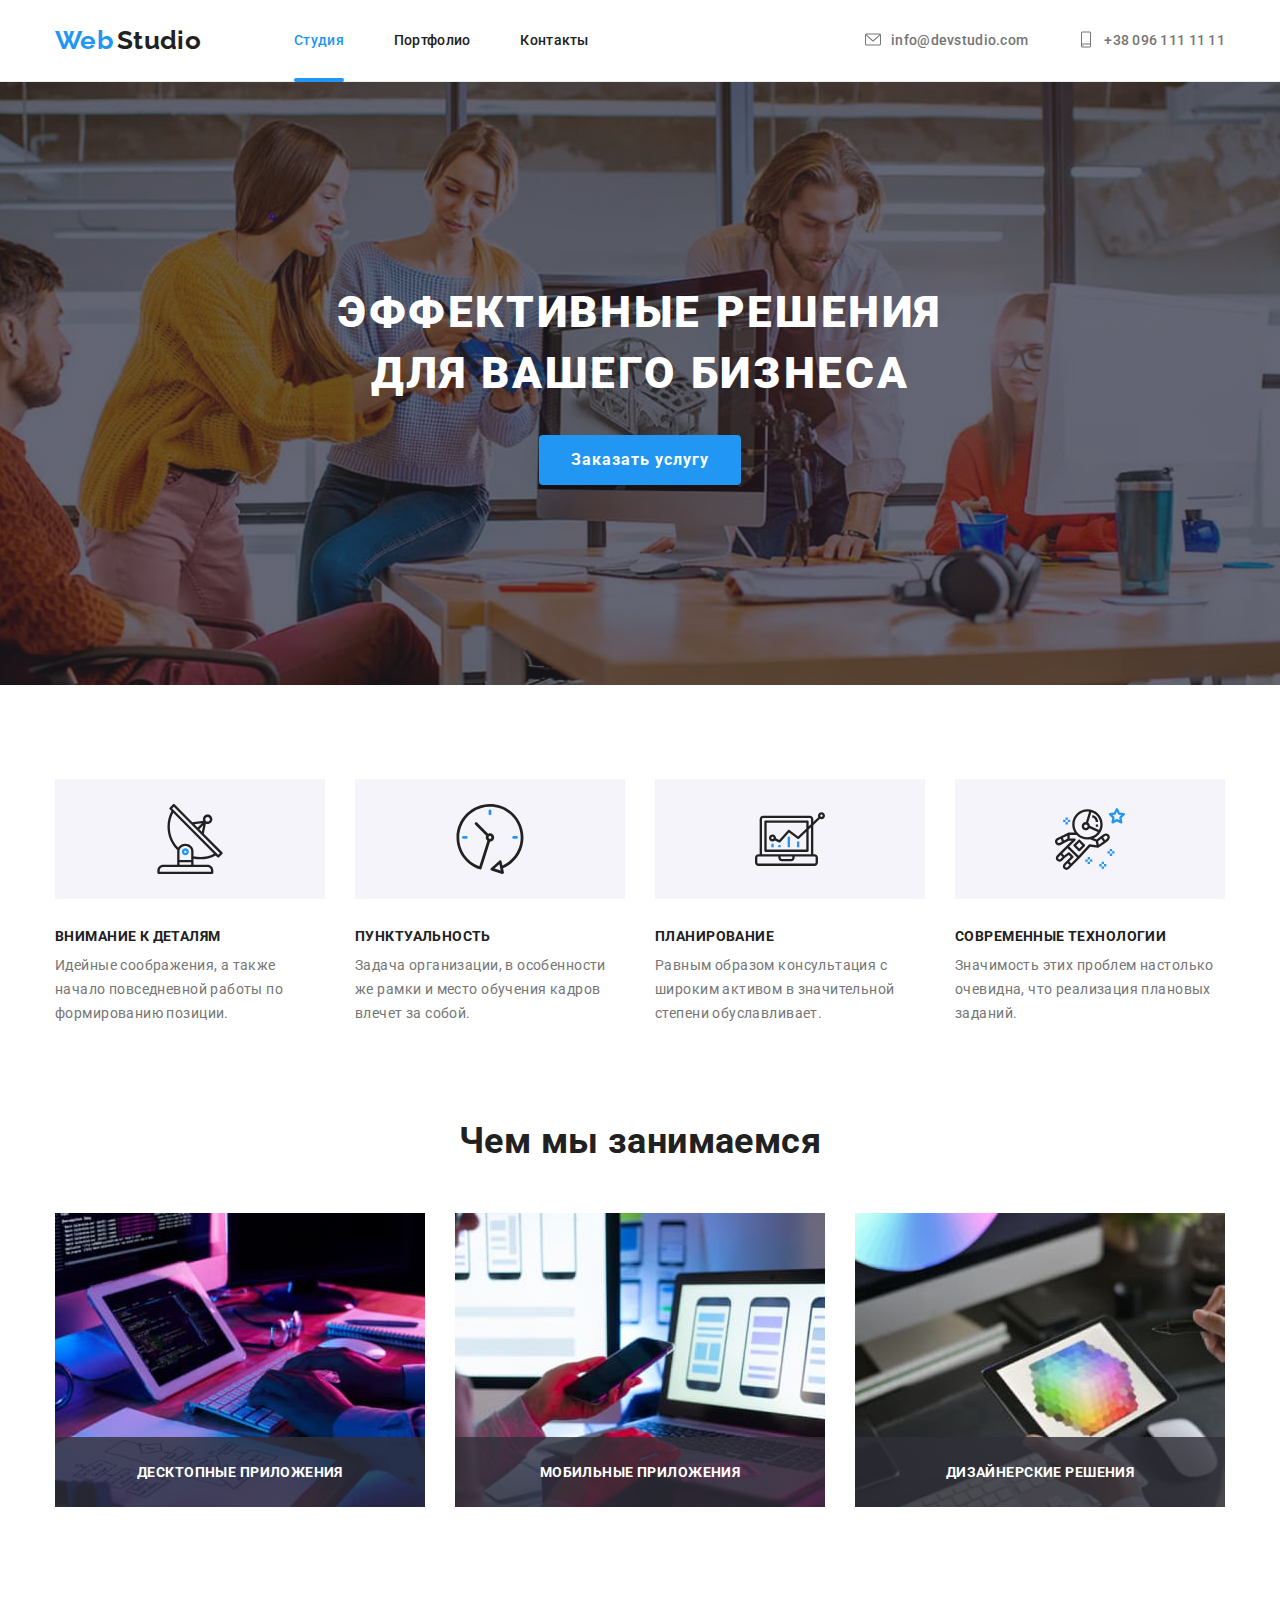
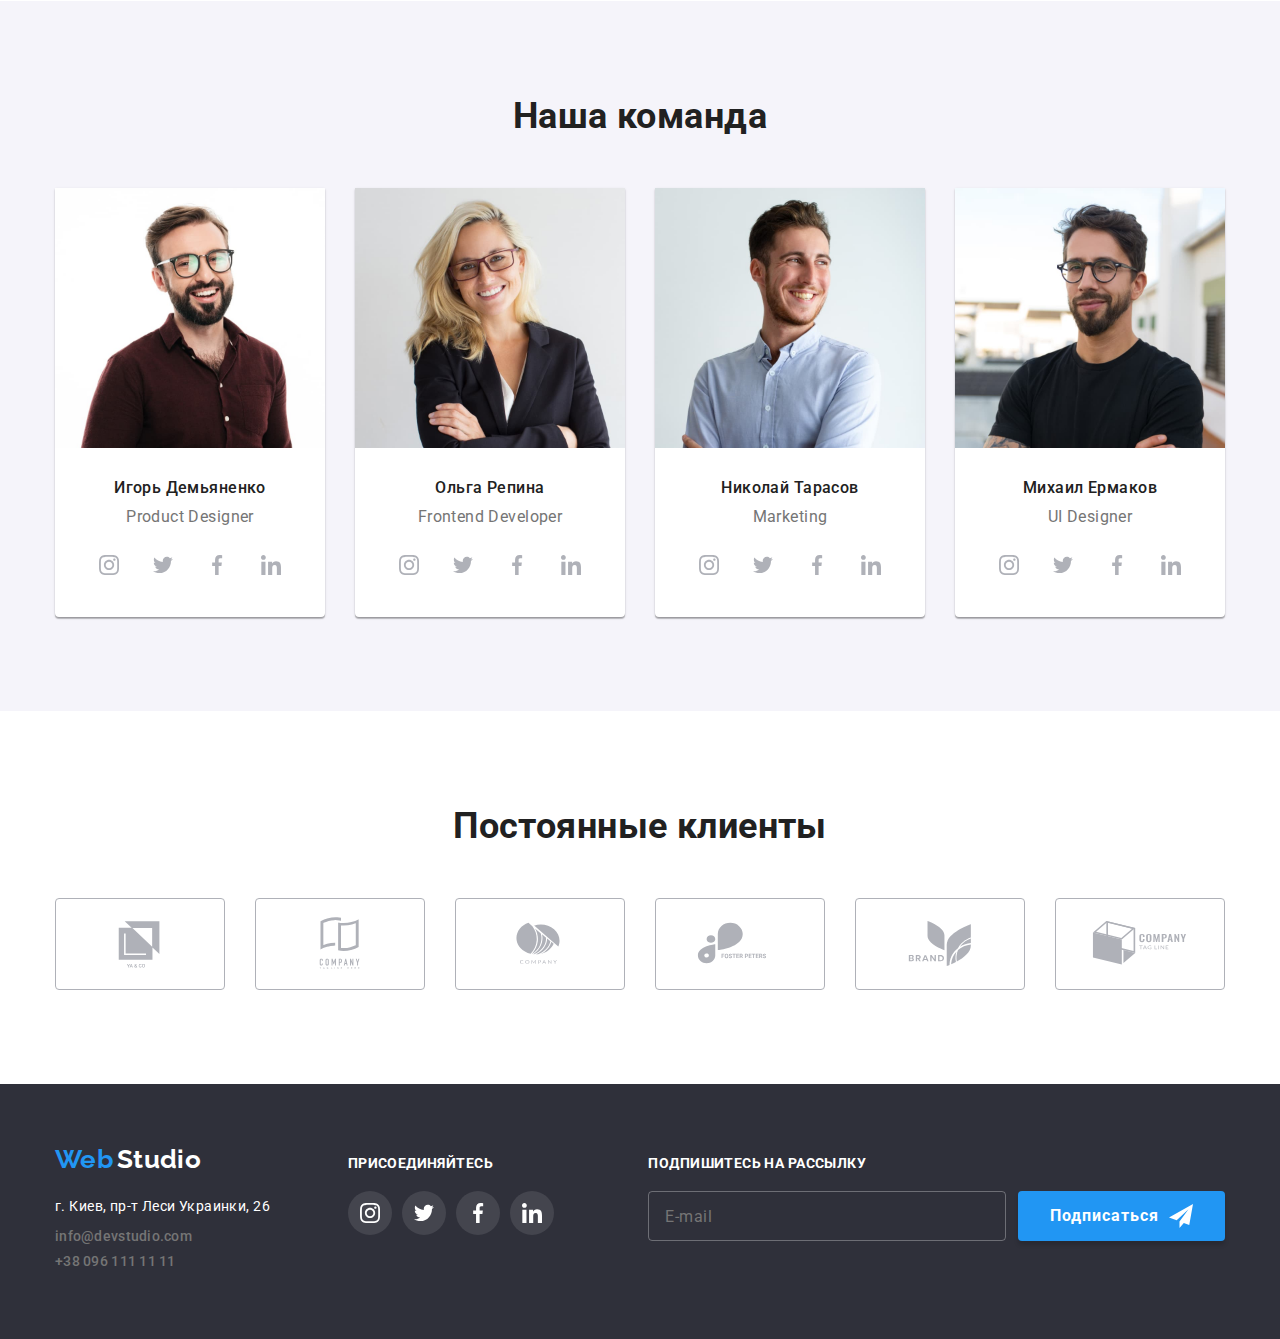
<file: index.html>
<!DOCTYPE html>
<html lang="ru">
  <head>
    <meta charset="UTF-8" />
    <meta http-equiv="X-UA-Compatible" content="IE=edge" />
    <meta name="viewport" content="width=device-width, initial-scale=1.0" />
    <title>WebStudio</title>
    <link rel="preconnect" href="https://fonts.googleapis.com" />
    <link rel="preconnect" href="https://fonts.gstatic.com" crossorigin />
    <link
      href="https://fonts.googleapis.com/css2?family=Raleway:wght@700&display=swap"
      rel="stylesheet"
    />
    <link
      href="https://fonts.googleapis.com/css2?family=Roboto:wght@400;500;700;900&display=swap"
      rel="stylesheet"
    />
    <link rel="stylesheet" href="./css/main.min.css" />
  </head>

  <body>
    <header class="header">
      <div class="header__container container">
        <nav class="navigation">
          <a href="./index.html" class="logo logo--header-margin">
            <span class="logo__1part">Web</span>
            <span class="logo__2part">Studio</span>
          </a>

          <ul class="navigation__list list">
            <li class="navigation__item">
              <a
                href="./index.html"
                class="navigation__link navigation__link--current"
                >Студия</a
              >
            </li>
            <li class="navigation__item">
              <a href="./portfolio.html" class="navigation__link">Портфолио</a>
            </li>
            <li class="navigation__item">
              <a href="" class="navigation__link">Контакты</a>
            </li>
          </ul>
        </nav>

        <ul class="header-contacts list">
          <li class="header-contacts__item">
            <a
              href="mailto:info@devstudio.com"
              target="_blank"
              class="header-contacts__link"
            >
              <svg class="header-contacts__logo">
                <use href="./images/icons.svg#icon-email"></use>
              </svg>
              <span class="header-contacts__text">info@devstudio.com</span>
            </a>
          </li>
          <li class="header-contacts__item">
            <a
              href="tel:+380961111111"
              target="_blank"
              class="header-contacts__link"
            >
              <svg class="header-contacts__logo">
                <use href="./images/icons.svg#icon-phone"></use>
              </svg>
              <span class="header-contacts__text">+38 096 111 11 11</span>
            </a>
          </li>
        </ul>
      </div>
    </header>

    <main>
      <section class="hero">
        <h1 class="hero__title">Эффективные решения для вашего бизнеса</h1>
        <button data-modal-open type="button" class="hero__button">
          Заказать услугу
        </button>
      </section>

      <section class="section">
        <div class="container">
          <!-- невидимый заголовок -->
          <h2 hidden>Наши преимущества</h2>
          <ul class="our-feature list">
            <li class="our-feature__item">
              <div class="our-feature__card">
                <svg class="our-feature__pic">
                  <use href="./images/icons.svg#icon-pic-antenna"></use>
                </svg>
              </div>
              <h3 class="our-feature__title">Внимание к деталям</h3>
              <p class="our-feature__paragraph">
                Идейные соображения, а также начало повседневной работы по
                формированию позиции.
              </p>
            </li>
            <li class="our-feature__item">
              <div class="our-feature__card">
                <svg class="our-feature__pic">
                  <use href="./images/icons.svg#icon-pic-clock"></use>
                </svg>
              </div>
              <h3 class="our-feature__title">Пунктуальность</h3>
              <p class="our-feature__paragraph">
                Задача организации, в особенности же рамки и место обучения
                кадров влечет за собой.
              </p>
            </li>
            <li class="our-feature__item">
              <div class="our-feature__card">
                <svg class="our-feature__pic">
                  <use href="./images/icons.svg#icon-pic-diagram"></use>
                </svg>
              </div>
              <h3 class="our-feature__title">Планирование</h3>
              <p class="our-feature__paragraph">
                Равным образом консультация с широким активом в значительной
                степени обуславливает.
              </p>
            </li>
            <li class="our-feature__item">
              <div class="our-feature__card">
                <svg class="our-feature__pic">
                  <use href="./images/icons.svg#icon-pic-astronaut"></use>
                </svg>
              </div>
              <h3 class="our-feature__title">Современные технологии</h3>
              <p class="our-feature__paragraph">
                Значимость этих проблем настолько очевидна, что реализация
                плановых заданий.
              </p>
            </li>
          </ul>
        </div>
      </section>

      <section class="section section--no-padding-top">
        <div class="container">
          <h2 class="section__title">Чем мы занимаемся</h2>
          <ul class="what-doing list">
            <li>
              <div class="what-doing__card">
                <img
                  class="img"
                  src="./images/what_doing_01.jpg"
                  alt="Набор кода на клавиатуре"
                  width="370"
                />
                <div class="what-doing__block">
                  <p class="what-doing__text">Десктопные приложения</p>
                </div>
              </div>
            </li>
            <li>
              <div class="what-doing__card">
                <img
                  class="img"
                  src="./images/what_doing_02.jpg"
                  alt="Разработка для мобильного"
                  width="370"
                />
                <div class="what-doing__block">
                  <p class="what-doing__text">Мобильные приложения</p>
                </div>
              </div>
            </li>
            <li>
              <div class="what-doing__card">
                <img
                  class="img"
                  src="./images/what_doing_03.jpg"
                  alt="Работа с цветом на планшете"
                  width="370"
                />
                <div class="what-doing__block">
                  <p class="what-doing__text">Дизайнерские решения</p>
                </div>
              </div>
            </li>
          </ul>
        </div>
      </section>

      <section class="section section--background-color">
        <div class="container">
          <h2 class="section__title">Наша команда</h2>
          <ul class="team list">
            <li class="team__employee">
              <img
                class="img"
                src="./images/igor_demyanenko.jpg"
                alt="фото Игорь Демьяненко"
                width="270"
              />
              <div class="team__employee-info">
                <h3 class="team__employee-name">Игорь Демьяненко</h3>
                <p class="team__employee-position">Product Designer</p>
                <ul class="team-social list">
                  <li>
                    <a href="" class="team-social__logo">
                      <svg class="team-social__icon">
                        <use href="./images/icons.svg#icon-instagram"></use>
                      </svg>
                    </a>
                  </li>
                  <li>
                    <a href="" class="team-social__logo">
                      <svg class="team-social__icon">
                        <use href="./images/icons.svg#icon-twitter"></use>
                      </svg>
                    </a>
                  </li>
                  <li>
                    <a href="" class="team-social__logo">
                      <svg class="team-social__icon">
                        <use href="./images/icons.svg#icon-icon-facebook"></use>
                      </svg>
                    </a>
                  </li>
                  <li>
                    <a href="" class="team-social__logo">
                      <svg class="team-social__icon">
                        <use href="./images/icons.svg#icon-linkedin"></use>
                      </svg>
                    </a>
                  </li>
                </ul>
              </div>
            </li>
            <li class="team__employee">
              <img
                class="img"
                src="./images/olga_repina.jpg"
                alt="фото Ольга Репина"
                width="270"
              />
              <div class="team__employee-info">
                <h3 class="team__employee-name">Ольга Репина</h3>
                <p class="team__employee-position">Frontend Developer</p>
                <ul class="team-social list">
                  <li>
                    <a href="" class="team-social__logo">
                      <svg class="team-social__icon">
                        <use href="./images/icons.svg#icon-instagram"></use>
                      </svg>
                    </a>
                  </li>
                  <li>
                    <a href="" class="team-social__logo">
                      <svg class="team-social__icon">
                        <use href="./images/icons.svg#icon-twitter"></use>
                      </svg>
                    </a>
                  </li>
                  <li>
                    <a href="" class="team-social__logo">
                      <svg class="team-social__icon">
                        <use href="./images/icons.svg#icon-icon-facebook"></use>
                      </svg>
                    </a>
                  </li>
                  <li>
                    <a href="" class="team-social__logo">
                      <svg class="team-social__icon">
                        <use href="./images/icons.svg#icon-linkedin"></use>
                      </svg>
                    </a>
                  </li>
                </ul>
              </div>
            </li>
            <li class="team__employee">
              <img
                class="img"
                src="./images/nikolaj_tarasov.jpg"
                alt="фото Николай Тарасов"
                width="270"
              />
              <div class="team__employee-info">
                <h3 class="team__employee-name">Николай Тарасов</h3>
                <p class="team__employee-position">Marketing</p>
                <ul class="team-social list">
                  <li>
                    <a href="" class="team-social__logo">
                      <svg class="team-social__icon">
                        <use href="./images/icons.svg#icon-instagram"></use>
                      </svg>
                    </a>
                  </li>
                  <li>
                    <a href="" class="team-social__logo">
                      <svg class="team-social__icon">
                        <use href="./images/icons.svg#icon-twitter"></use>
                      </svg>
                    </a>
                  </li>
                  <li>
                    <a href="" class="team-social__logo">
                      <svg class="team-social__icon">
                        <use href="./images/icons.svg#icon-icon-facebook"></use>
                      </svg>
                    </a>
                  </li>
                  <li>
                    <a href="" class="team-social__logo">
                      <svg class="team-social__icon">
                        <use href="./images/icons.svg#icon-linkedin"></use>
                      </svg>
                    </a>
                  </li>
                </ul>
              </div>
            </li>
            <li class="team__employee">
              <img
                class="img"
                src="./images/mihail_ermakov.jpg"
                alt="фото Михаил Ермаков"
                width="270"
              />
              <div class="team__employee-info">
                <h3 class="team__employee-name">Михаил Ермаков</h3>
                <p class="team__employee-position">UI Designer</p>
                <ul class="team-social list">
                  <li>
                    <a href="" class="team-social__logo">
                      <svg class="team-social__icon">
                        <use href="./images/icons.svg#icon-instagram"></use>
                      </svg>
                    </a>
                  </li>
                  <li>
                    <a href="" class="team-social__logo">
                      <svg class="team-social__icon">
                        <use href="./images/icons.svg#icon-twitter"></use>
                      </svg>
                    </a>
                  </li>
                  <li>
                    <a href="" class="team-social__logo">
                      <svg class="team-social__icon">
                        <use href="./images/icons.svg#icon-icon-facebook"></use>
                      </svg>
                    </a>
                  </li>
                  <li>
                    <a href="" class="team-social__logo">
                      <svg class="team-social__icon">
                        <use href="./images/icons.svg#icon-linkedin"></use>
                      </svg>
                    </a>
                  </li>
                </ul>
              </div>
            </li>
          </ul>
        </div>
      </section>

      <section class="section">
        <div class="container">
          <h2 class="section__title">Постоянные клиенты</h2>
          <ul class="clients list">
            <li>
              <a href="" class="clients__item">
                <svg class="clients__logo">
                  <use href="./images/icons.svg#icon-client-ya-end-co"></use>
                </svg>
              </a>
            </li>
            <li>
              <a href="" class="clients__item">
                <svg class="clients__logo">
                  <use
                    href="./images/icons.svg#icon-client-company-tagline-here"
                  ></use>
                </svg>
              </a>
            </li>
            <li>
              <a href="" class="clients__item">
                <svg class="clients__logo">
                  <use href="./images/icons.svg#icon-client-company"></use>
                </svg>
              </a>
            </li>
            <li>
              <a href="" class="clients__item">
                <svg class="clients__logo">
                  <use
                    href="./images/icons.svg#icon-client-foster-peters"
                  ></use>
                </svg>
              </a>
            </li>
            <li>
              <a href="" class="clients__item">
                <svg class="clients__logo">
                  <use href="./images/icons.svg#icon-client-brand"></use>
                </svg>
              </a>
            </li>
            <li>
              <a href="" class="clients__item">
                <svg class="clients__logo">
                  <use
                    href="./images/icons.svg#icon-client-company-tag-line"
                  ></use>
                </svg>
              </a>
            </li>
          </ul>
        </div>
      </section>
    </main>

    <footer class="footer">
      <div class="container footer__container">
        <div class="footer__block">
          <a href="./index.html" class="logo logo--footer-margin">
            <span class="logo__1part">Web</span>
            <span class="logo__2part logo__2part--whitw-color">Studio</span>
          </a>
          <address class="footer__address">
            <ul class="footer__address-list list">
              <li>
                <p class="footer__geo-address">
                  г. Киев, пр-т Леси Украинки, 26
                </p>
              </li>
              <li>
                <a
                  href="mailto:info@devstudio.com"
                  target="_blank"
                  class="footer__contacts"
                  >info@devstudio.com</a
                >
              </li>
              <li>
                <a href="tel:+380961111111" class="footer__contacts"
                  >+38 096 111 11 11</a
                >
              </li>
            </ul>
          </address>
        </div>

        <div class="social-network">
          <h4 class="social-network__title">присоединяйтесь</h4>
          <ul class="list social-network__list">
            <li>
              <a href="" class="footer-social-logo">
                <svg class="footer-social-logo__icon">
                  <use href="./images/icons.svg#icon-instagram"></use>
                </svg>
              </a>
            </li>
            <li>
              <a href="" class="footer-social-logo">
                <svg class="footer-social-logo__icon">
                  <use href="./images/icons.svg#icon-twitter"></use>
                </svg>
              </a>
            </li>
            <li>
              <a href="" class="footer-social-logo">
                <svg class="footer-social-logo__icon">
                  <use href="./images/icons.svg#icon-icon-facebook"></use>
                </svg>
              </a>
            </li>
            <li>
              <a href="" class="footer-social-logo">
                <svg class="footer-social-logo__icon">
                  <use href="./images/icons.svg#icon-linkedin"></use>
                </svg>
              </a>
            </li>
          </ul>
        </div>

        <div class="form-subscribe">
          <p class="form-subscribe__title">Подпишитесь на рассылку</p>
          <div class="form-subscribe__block">
            <input
              class="form-subscribe__input"
              type="Email"
              name="mail"
              placeholder="E-mail"
            />
            <button type="submit" class="subscribe-button">
              Подписаться
              <svg class="subscribe-button__logo">
                <use href="./images/icons.svg#icon-form-send"></use>
              </svg>
            </button>
          </div>
        </div>
      </div>
    </footer>

    <div class="backdrop is-hidden" data-modal>
      <div class="modal">
        <button type="button" class="modal-close-button" data-modal-close>
          <svg class="modal-close-button__icon">
            <use href="./images/icons.svg#icon-close"></use>
          </svg>
        </button>

        <form class="form js-speaker-form">
          <div class="form__title">
            <p>Оставьте свои данные, мы вам перезвоним</p>
          </div>

          <div class="form-data">
            <div class="form-data__field">
              <label class="form-data__label" for="name">Имя</label>
              <div class="form-data__rectangle">
                <input
                  class="form-data__input"
                  type="text"
                  name="name"
                  id="name"
                  autofocus
                  required
                />
                <svg class="form-data__icon">
                  <use href="./images/icons.svg#icon-form-name"></use>
                </svg>
              </div>
            </div>

            <div class="form-data__field">
              <label class="form-data__label" for="telephone">Телефон</label>
              <div class="form-data__rectangle">
                <input
                  class="form-data__input"
                  type="tel"
                  name="telephone"
                  id="telephone"
                  required
                />
                <svg class="form-data__icon">
                  <use href="./images/icons.svg#icon-form-phone"></use>
                </svg>
              </div>
            </div>

            <div class="form-data__field">
              <label class="form-data__label" for="mail">Почта</label>
              <div class="form-data__rectangle">
                <input
                  class="form-data__input"
                  type="Email"
                  name="mail"
                  id="mail"
                  required
                />
                <svg class="form-data__icon">
                  <use href="./images/icons.svg#icon-form-mail"></use>
                </svg>
              </div>
            </div>

            <div class="form-data__field">
              <label class="form-data__label" for="add-comment"
                >Комментарий</label
              >
              <textarea
                class="form-data__text-input"
                name="add-comment"
                id="add-comment"
                cols="30"
                rows="10"
                placeholder="Введите текст"
              ></textarea>
            </div>
          </div>

          <label for="agreement" class="checkbox">
            <input
              class="checkbox__input"
              type="checkbox"
              name="agreement"
              id="agreement"
            />
            <span class="checkbox__logo">
              <svg class="checkbox__svg">
                <use href="./images/icons.svg#icon-check_on"></use>
              </svg>
            </span>
            Соглашаюсь с рассылкой и принимаю
            <a href="" class="checkbox__agreement-link">Условия договора</a>
          </label>

          <div class="form__button">
            <button type="submit" class="form__button-content">Отправить</button>
          </div>
        </form>
      </div>
    </div>

    <script src="./js/modal.js"></script>
    <script>
      (() => {
        document
          .querySelector(".js-speaker-form")
          .addEventListener("submit", (e) => {
            e.preventDefault();

            new FormData(e.currentTarget).forEach((value, name) =>
              console.log(`${name}: ${value}`)
            );
          });
      })();
    </script>
  </body>
</html>
</file>
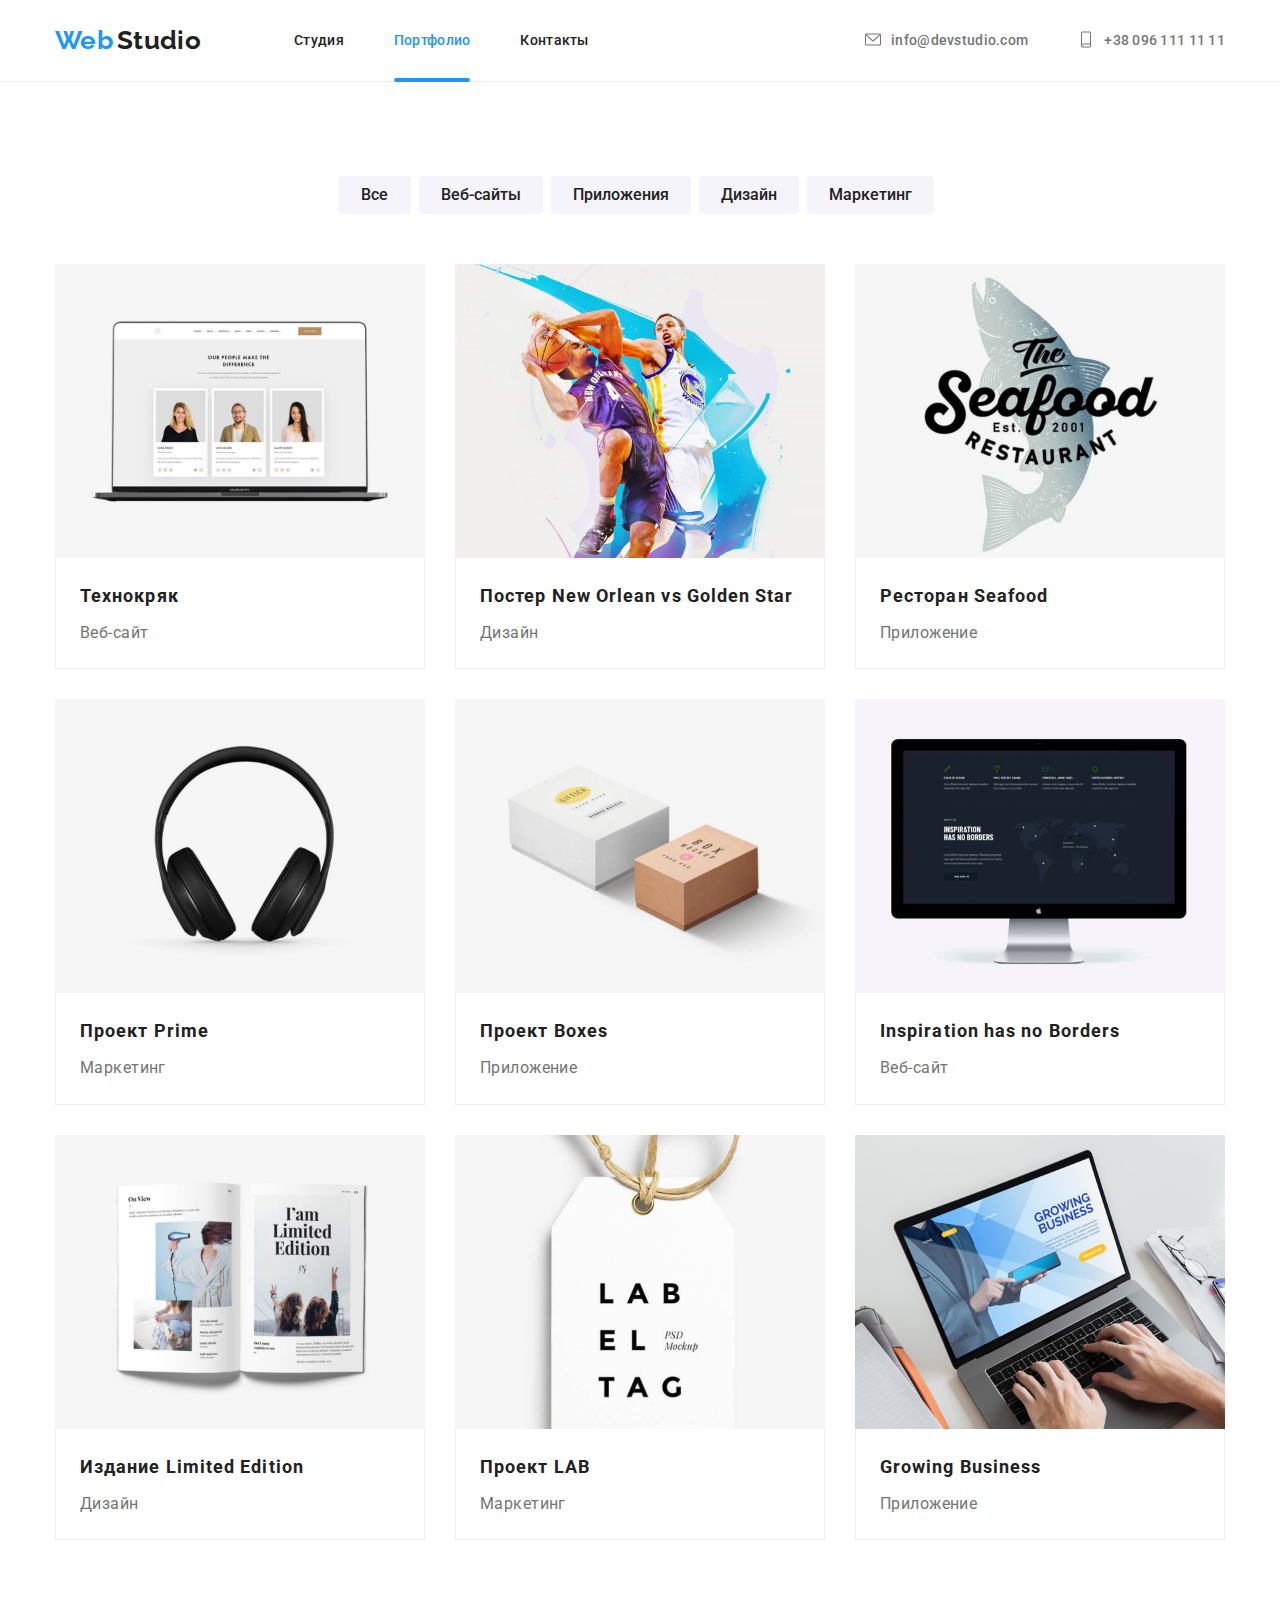
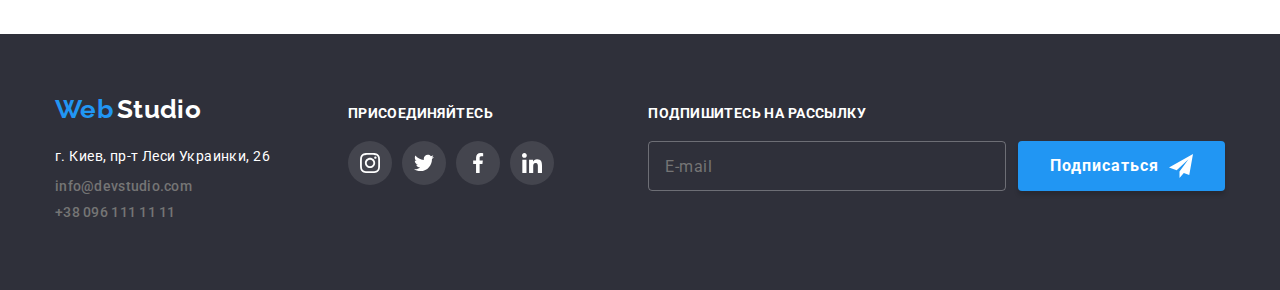
<file: portfolio.html>
<!DOCTYPE html>
<html lang="ru">
  <head>
    <meta charset="UTF-8" />
    <meta http-equiv="X-UA-Compatible" content="IE=edge" />
    <meta name="viewport" content="width=device-width, initial-scale=1.0" />
    <title>Портфолио</title>
    <link rel="preconnect" href="https://fonts.googleapis.com" />
    <link rel="preconnect" href="https://fonts.gstatic.com" crossorigin />
    <link
      href="https://fonts.googleapis.com/css2?family=Raleway:wght@700&display=swap"
      rel="stylesheet"
    />
    <link
      href="https://fonts.googleapis.com/css2?family=Roboto:wght@400;500;700;900&display=swap"
      rel="stylesheet"
    />
    <link rel="stylesheet" href="./css/main.min.css" />
  </head>
  <body>
    <header class="header">
      <div class="header__container container">
        <nav class="navigation">
          <a href="./index.html" class="logo logo--header-margin">
            <span class="logo__1part">Web</span>
            <span class="logo__2part">Studio</span>
          </a>

          <ul class="navigation__list list">
            <li class="navigation__item">
              <a href="./index.html" class="navigation__link">Студия</a>
            </li>
            <li class="navigation__item">
              <a
                href="./portfolio.html"
                class="navigation__link navigation__link--current"
                >Портфолио</a
              >
            </li>
            <li class="navigation__item">
              <a href="" class="navigation__link">Контакты</a>
            </li>
          </ul>
        </nav>

        <ul class="header-contacts list">
          <li class="header-contacts__item">
            <a
              href="mailto:info@devstudio.com"
              target="_blank"
              class="header-contacts__link"
            >
              <svg class="header-contacts__logo">
                <use href="./images/icons.svg#icon-email"></use>
              </svg>
              <span class="header-contacts__text">info@devstudio.com</span>
            </a>
          </li>
          <li class="header-contacts__item">
            <a
              href="tel:+380961111111"
              target="_blank"
              class="header-contacts__link"
            >
              <svg class="header-contacts__logo">
                <use href="./images/icons.svg#icon-phone"></use>
              </svg>
              <span class="header-contacts__text">+38 096 111 11 11</span>
            </a>
          </li>
        </ul>
      </div>
    </header>

    <main>
      <section class="portfolio">
        <h1 hidden>Фильтры для портфолио</h1>
        <ul class="filter list">
          <li>
            <button class="filter__button" type="button">Все</button>
          </li>
          <li>
            <button class="filter__button" type="button">Веб-сайты</button>
          </li>
          <li>
            <button class="filter__button" type="button">Приложения</button>
          </li>
          <li>
            <button class="filter__button" type="button">Дизайн</button>
          </li>
          <li>
            <button class="filter__button" type="button">Маркетинг</button>
          </li>
        </ul>

        <ul class="projects list container">
          <li class="project-card">
            <a href="" class="project-card__link">
              <div class="project-card__block">
                <img
                  src="./images/portfolio/img-0.jpg"
                  alt="Веб-сайт для Технокряк"
                  width="370"
                  class="img"
                />
                <p class="project-card__description">
                  Ресурс предлагает комплексные предложения с разным уровнем
                  функционала и сервисов. Все это позволит посетителю получить
                  исчерпывающие сведения о компании или частном лице.
                </p>
              </div>
              <div class="project-card__info">
                <h2 class="project-card__title">Технокряк</h2>
                <p class="project-card__type">Веб-сайт</p>
              </div>
            </a>
          </li>
          <li class="project-card">
            <a href="" class="project-card__link">
              <div class="project-card__block">
                <img
                  src="./images/portfolio/img-1.jpg"
                  alt="Дизайн постера New Orlean vs Golden Star"
                  width="370"
                  class="img"
                />
                <p class="project-card__description">
                  Ресурс предлагает комплексные предложения с разным уровнем
                  функционала и сервисов. Все это позволит посетителю получить
                  исчерпывающие сведения о компании или частном лице.
                </p>
              </div>
              <div class="project-card__info">
                <h2 class="project-card__title">
                  Постер New Orlean vs Golden Star
                </h2>
                <p class="project-card__type">Дизайн</p>
              </div>
            </a>
          </li>
          <li class="project-card">
            <a href="" class="project-card__link">
              <div class="project-card__block">
                <img
                  src="./images/portfolio/img-2.jpg"
                  alt="Приложение для ресторана Seafood"
                  width="370"
                  class="img"
                />
                <p class="project-card__description">
                  Ресурс предлагает комплексные предложения с разным уровнем
                  функционала и сервисов. Все это позволит посетителю получить
                  исчерпывающие сведения о компании или частном лице.
                </p>
              </div>
              <div class="project-card__info">
                <h2 class="project-card__title">Ресторан Seafood</h2>
                <p class="project-card__type">Приложение</p>
              </div>
            </a>
          </li>
          <li class="project-card">
            <a href="" class="project-card__link">
              <div class="project-card__block">
                <img
                  src="./images/portfolio/img-3.jpg"
                  alt="Маркетинг для проекта Prime"
                  width="370"
                  class="img"
                />
                <p class="project-card__description">
                  Ресурс предлагает комплексные предложения с разным уровнем
                  функционала и сервисов. Все это позволит посетителю получить
                  исчерпывающие сведения о компании или частном лице.
                </p>
              </div>
              <div class="project-card__info">
                <h2 class="project-card__title">Проект Prime</h2>
                <p class="project-card__type">Маркетинг</p>
              </div>
            </a>
          </li>
          <li class="project-card">
            <a href="" class="project-card__link">
              <div class="project-card__block">
                <img
                  src="./images/portfolio/img-4.jpg"
                  alt="Приложение для проекта Boxes"
                  width="370"
                  class="img"
                />
                <p class="project-card__description">
                  Ресурс предлагает комплексные предложения с разным уровнем
                  функционала и сервисов. Все это позволит посетителю получить
                  исчерпывающие сведения о компании или частном лице.
                </p>
              </div>
              <div class="project-card__info">
                <h2 class="project-card__title">Проект Boxes</h2>
                <p class="project-card__type">Приложение</p>
              </div>
            </a>
          </li>
          <li class="project-card">
            <a href="" class="project-card__link">
              <div class="project-card__block">
                <img
                  src="./images/portfolio/img-5.jpg"
                  alt="Веб-сайт для Inspiration has no Borders"
                  width="370"
                  class="img"
                />
                <p class="project-card__description">
                  Ресурс предлагает комплексные предложения с разным уровнем
                  функционала и сервисов. Все это позволит посетителю получить
                  исчерпывающие сведения о компании или частном лице.
                </p>
              </div>
              <div class="project-card__info">
                <h2 class="project-card__title">Inspiration has no Borders</h2>
                <p class="project-card__type">Веб-сайт</p>
              </div>
            </a>
          </li>
          <li class="project-card">
            <a href="" class="project-card__link">
              <div class="project-card__block">
                <img
                  src="./images/portfolio/img-6.jpg"
                  alt="Дизайн издания Limited Edition"
                  width="370"
                  class="img"
                />
                <p class="project-card__description">
                  Ресурс предлагает комплексные предложения с разным уровнем
                  функционала и сервисов. Все это позволит посетителю получить
                  исчерпывающие сведения о компании или частном лице.
                </p>
              </div>

              <div class="project-card__info">
                <h2 class="project-card__title">Издание Limited Edition</h2>
                <p class="project-card__type">Дизайн</p>
              </div>
            </a>
          </li>
          <li class="project-card">
            <a href="" class="project-card__link">
              <div class="project-card__block">
                <img
                  src="./images/portfolio/img-7.jpg"
                  alt="Маркетинг для проекта LAB"
                  width="370"
                  class="img"
                />
                <p class="project-card__description">
                  Ресурс предлагает комплексные предложения с разным уровнем
                  функционала и сервисов. Все это позволит посетителю получить
                  исчерпывающие сведения о компании или частном лице.
                </p>
              </div>
              <div class="project-card__info">
                <h2 class="project-card__title">Проект LAB</h2>
                <p class="project-card__type">Маркетинг</p>
              </div>
            </a>
          </li>
          <li class="project-card">
            <a href="" class="project-card__link">
              <div class="project-card__block">
                <img
                  src="./images/portfolio/img-8.jpg"
                  alt="Приложение Growing Business"
                  width="370"
                  class="img"
                />
                <p class="project-card__description">
                  Ресурс предлагает комплексные предложения с разным уровнем
                  функционала и сервисов. Все это позволит посетителю получить
                  исчерпывающие сведения о компании или частном лице.
                </p>
              </div>
              <div class="project-card__info">
                <h2 class="project-card__title">Growing Business</h2>
                <p class="project-card__type">Приложение</p>
              </div>
            </a>
          </li>
        </ul>
      </section>
    </main>

    <footer class="footer">
      <div class="container footer__container">
        <div class="footer__block">
          <a href="./index.html" class="logo logo--footer-margin">
            <span class="logo__1part">Web</span>
            <span class="logo__2part logo__2part--whitw-color">Studio</span>
          </a>
          <address class="footer__address">
            <ul class="footer__address-list list">
              <li>
                <p class="footer__geo-address">
                  г. Киев, пр-т Леси Украинки, 26
                </p>
              </li>
              <li>
                <a
                  href="mailto:info@devstudio.com"
                  target="_blank"
                  class="footer__contacts"
                  >info@devstudio.com</a
                >
              </li>
              <li>
                <a href="tel:+380961111111" class="footer__contacts"
                  >+38 096 111 11 11</a
                >
              </li>
            </ul>
          </address>
        </div>

        <div class="social-network">
          <h4 class="social-network__title">присоединяйтесь</h4>
          <ul class="list social-network__list">
            <li>
              <a href="" class="footer-social-logo">
                <svg class="footer-social-logo__icon">
                  <use href="./images/icons.svg#icon-instagram"></use>
                </svg>
              </a>
            </li>
            <li>
              <a href="" class="footer-social-logo">
                <svg class="footer-social-logo__icon">
                  <use href="./images/icons.svg#icon-twitter"></use>
                </svg>
              </a>
            </li>
            <li>
              <a href="" class="footer-social-logo">
                <svg class="footer-social-logo__icon">
                  <use href="./images/icons.svg#icon-icon-facebook"></use>
                </svg>
              </a>
            </li>
            <li>
              <a href="" class="footer-social-logo">
                <svg class="footer-social-logo__icon">
                  <use href="./images/icons.svg#icon-linkedin"></use>
                </svg>
              </a>
            </li>
          </ul>
        </div>

        <div class="form-subscribe">
          <p class="form-subscribe__title">Подпишитесь на рассылку</p>
          <div class="form-subscribe__block">
            <input
              class="form-subscribe__input"
              type="Email"
              name="mail"
              placeholder="E-mail"
            />
            <button type="submit" class="subscribe-button">
              Подписаться
              <svg class="subscribe-button__logo">
                <use href="./images/icons.svg#icon-form-send"></use>
              </svg>
            </button>
          </div>
        </div>
      </div>
    </footer>
  </body>
</html>
</file>
<file: css/main.min.css>
:root{--title-text-color: #212121;--primary-text-color: #757575;--white-text: #ffffff;--ascent-color: #2196f3;--background-color: #ffffff;--second-background-color: #f5f4fa;--footer-hero-color: #2f303a;--icon-gray: #afb1b8}/*! modern-normalize v1.1.0 | MIT License | https://github.com/sindresorhus/modern-normalize */*,::before,::after{-webkit-box-sizing:border-box;box-sizing:border-box}html{line-height:1.15;-webkit-text-size-adjust:100%;-moz-tab-size:4;-o-tab-size:4;tab-size:4}body{margin:0;font-family:system-ui,-apple-system,"Segoe UI",Roboto,Helvetica,Arial,sans-serif,"Apple Color Emoji","Segoe UI Emoji"}hr{height:0;color:inherit}abbr[title]{-webkit-text-decoration:underline dotted;text-decoration:underline dotted}b,strong{font-weight:bolder}code,kbd,samp,pre{font-family:ui-monospace, SFMono-Regular, Consolas, 'Liberation Mono', Menlo, monospace;font-size:1em}small{font-size:80%}sub,sup{font-size:75%;line-height:0;position:relative;vertical-align:baseline}sub{bottom:-0.25em}sup{top:-0.5em}table{text-indent:0;border-color:inherit}button,input,optgroup,select,textarea{font-family:inherit;font-size:100%;line-height:1.15;margin:0}button,select{text-transform:none}button,[type='button'],[type='reset'],[type='submit']{-webkit-appearance:button}::-moz-focus-inner{border-style:none;padding:0}:-moz-focusring{outline:1px dotted ButtonText}:-moz-ui-invalid{box-shadow:none}legend{padding:0}progress{vertical-align:baseline}::-webkit-inner-spin-button,::-webkit-outer-spin-button{height:auto}[type='search']{-webkit-appearance:textfield;outline-offset:-2px}::-webkit-search-decoration{-webkit-appearance:none}::-webkit-file-upload-button{-webkit-appearance:button;font:inherit}summary{display:list-item}body{font-family:"Roboto", sans-serif;background-color:var(--background-color);color:var(--title-text-color);font-size:14px;letter-spacing:0.03em}h1,h2,h3,h4,h5,h6,p{margin:0;padding:0}.list{padding:0;margin:0;list-style:none}.img{display:block}.container{width:1200px;margin-left:auto;margin-right:auto;padding-left:15px;padding-right:15px}.header{border-width:0px 0px 1px 0px;border-style:solid;border-color:#ececec}.header__container{display:-webkit-box;display:-ms-flexbox;display:flex;-webkit-box-align:center;-ms-flex-align:center;align-items:center}.logo{display:block;text-decoration:none;margin-top:auto;margin-bottom:auto}.logo__1part{font-family:"Raleway", sans-serif;font-style:normal;font-weight:700;font-size:26px;line-height:1.2;color:var(--ascent-color)}.logo__2part{font-family:"Raleway", sans-serif;font-style:normal;font-weight:700;font-size:26px;line-height:1.2;color:var(--title-text-color)}.logo--header-margin{margin-right:93px}.logo__2part--whitw-color{color:var(--white-text)}.logo--footer-margin{margin-bottom:20px}.navigation{display:-webkit-box;display:-ms-flexbox;display:flex}.navigation__list{display:-webkit-box;display:-ms-flexbox;display:flex}.navigation__item:not(:last-child){margin-right:50px}.navigation__link{display:block;padding-top:32px;padding-bottom:32px;color:var(--title-text-color);font-style:normal;font-weight:500;font-size:14px;line-height:1.2;letter-spacing:0.02em;text-decoration:none}.navigation__link:hover,.navigation__link:focus{font-style:normal;font-weight:500;font-size:14px;line-height:1.2;letter-spacing:0.02em;text-decoration:none;color:var(--ascent-color);-webkit-transition-duration:250ms;transition-duration:250ms;-webkit-transition-timing-function:cubic-bezier(0.4, 0, 0.2, 1);transition-timing-function:cubic-bezier(0.4, 0, 0.2, 1)}.navigation__link--current{position:relative;color:var(--ascent-color)}.navigation__link--current::after{content:"";display:block;height:4px;border-radius:2px;position:absolute;width:100%;bottom:-1px;background-color:var(--ascent-color)}.header-contacts{display:-webkit-box;display:-ms-flexbox;display:flex;margin-left:auto;font-style:normal;font-weight:500;font-size:14px;line-height:1.2;letter-spacing:0.02em;text-decoration:none;color:var(--primary-text-color)}.header-contacts__item:not(:last-child){margin-right:50px}.header-contacts__link{display:-webkit-box;display:-ms-flexbox;display:flex;font-style:normal;font-weight:500;font-size:14px;line-height:1.2;letter-spacing:0.02em;text-decoration:none;color:var(--primary-text-color)}.header-contacts__logo{display:block;width:16px;height:80px;padding-top:24px;padding-bottom:25px;margin-right:10px;fill:var(--primary-text-color)}.header-contacts__text{display:block;padding-top:32px;padding-bottom:32px}.header-contacts__link:hover,.header-contacts__link:focus{color:var(--ascent-color);font-style:normal;font-weight:500;font-size:14px;line-height:1.2;letter-spacing:0.02em;text-decoration:none;fill:var(--ascent-color);-webkit-transition-duration:250ms;transition-duration:250ms;-webkit-transition-timing-function:cubic-bezier(0.4, 0, 0.2, 1);transition-timing-function:cubic-bezier(0.4, 0, 0.2, 1)}.header-contacts__link:hover .header-contacts__logo,.header-contacts__link:focus .header-contacts__logo{fill:var(--ascent-color);-webkit-transition-duration:250ms;transition-duration:250ms;-webkit-transition-timing-function:cubic-bezier(0.4, 0, 0.2, 1);transition-timing-function:cubic-bezier(0.4, 0, 0.2, 1)}.hero{max-width:1600px;min-height:600px;margin-left:auto;margin-right:auto;padding-top:200px;padding-bottom:200px;background-color:var(--footer-hero-color);background-image:-webkit-gradient(linear, left top, right top, from(rgba(47,48,58,0.4)), to(rgba(47,48,58,0.4))),url("../images/hero-img.jpg");background-image:linear-gradient(to right, rgba(47,48,58,0.4), rgba(47,48,58,0.4)),url("../images/hero-img.jpg");background-repeat:no-repeat;background-position:center;background-size:cover}.hero__title{width:696px;margin-top:0;margin-right:auto;margin-bottom:30px;margin-left:auto;font-weight:900;font-size:44px;line-height:1.4;text-align:center;letter-spacing:0.06em;text-transform:uppercase;color:var(--white-text)}.hero__button{display:-webkit-box;display:-ms-flexbox;display:flex;-webkit-box-align:center;-ms-flex-align:center;align-items:center;-webkit-box-pack:center;-ms-flex-pack:center;justify-content:center;min-width:200px;height:50px;border-radius:4px;padding:14px 32px;margin-left:auto;margin-right:auto;font-weight:700;font-size:16px;line-height:1.9;text-align:center;letter-spacing:0.06em;border:none;-webkit-box-shadow:0px 4px 4px rgba(0,0,0,0.15);box-shadow:0px 4px 4px rgba(0,0,0,0.15);color:var(--white-text);background-color:var(--ascent-color)}.hero__button:hover,.hero__button:focus{background:#188ce8;cursor:pointer;-webkit-transition-duration:250ms;transition-duration:250ms;-webkit-transition-timing-function:cubic-bezier(0.4, 0, 0.2, 1);transition-timing-function:cubic-bezier(0.4, 0, 0.2, 1)}.section{padding-top:94px;padding-bottom:94px;color:var(--primary-text-color)}.section__title{margin-top:0;margin-bottom:50px;font-weight:700;font-size:36px;line-height:1.2;text-align:center;color:var(--title-text-color)}.section--no-padding-top{padding-top:0}.section--background-color{background-color:var(--second-background-color)}.our-feature{display:-webkit-box;display:-ms-flexbox;display:flex;-webkit-box-pack:justify;-ms-flex-pack:justify;justify-content:space-between}.our-feature__card{display:-webkit-box;display:-ms-flexbox;display:flex;-webkit-box-pack:center;-ms-flex-pack:center;justify-content:center;-webkit-box-align:center;-ms-flex-align:center;align-items:center;width:270px;height:120px;margin-bottom:30px;background-color:var(--second-background-color)}.our-feature__pic{display:block;width:70px;height:70px}.our-feature__title{margin-top:0;margin-bottom:10px;font-weight:700;font-size:14px;line-height:1.1;text-transform:uppercase;color:var(--title-text-color)}.our-feature__paragraph{width:270px;margin-top:0;margin-bottom:0;font-size:14px;line-height:1.7}.what-doing{display:-webkit-box;display:-ms-flexbox;display:flex;-webkit-box-pack:justify;-ms-flex-pack:justify;justify-content:space-between}.what-doing__card{position:relative}.what-doing__block{position:absolute;display:-webkit-box;display:-ms-flexbox;display:flex;-webkit-box-pack:center;-ms-flex-pack:center;justify-content:center;-webkit-box-align:center;-ms-flex-align:center;align-items:center;width:100%;height:70px;bottom:0;background:rgba(47,48,58,0.8)}.what-doing__text{display:block;font-weight:700;font-size:14px;line-height:16px;letter-spacing:0.03em;text-transform:uppercase;color:var(--white-text)}.team{display:-webkit-box;display:-ms-flexbox;display:flex;-webkit-box-pack:justify;-ms-flex-pack:justify;justify-content:space-between}.team__employee{-webkit-box-shadow:0px 1px 3px rgba(0,0,0,0.12),0px 1px 1px rgba(0,0,0,0.14),0px 2px 1px rgba(0,0,0,0.2);box-shadow:0px 1px 3px rgba(0,0,0,0.12),0px 1px 1px rgba(0,0,0,0.14),0px 2px 1px rgba(0,0,0,0.2);border-radius:0px 0px 4px 4px;background-color:var(--background-color)}.team__employee-info{padding-top:30px;padding-bottom:30px}.team__employee-name{margin-top:0;margin-bottom:10px;font-weight:500;font-size:16px;line-height:1.2;text-align:center;color:var(--title-text-color)}.team__employee-position{margin-top:0;margin-bottom:16px;font-size:16px;line-height:1.2;text-align:center}.team-social{display:-webkit-box;display:-ms-flexbox;display:flex;-webkit-box-pack:justify;-ms-flex-pack:justify;justify-content:space-between;width:206px;margin-left:32px}.team-social__logo{display:-webkit-box;display:-ms-flexbox;display:flex;-webkit-box-pack:center;-ms-flex-pack:center;justify-content:center;-webkit-box-align:center;-ms-flex-align:center;align-items:center;width:44px;height:44px;fill:var(--icon-gray);border-radius:50%}.team-social__icon{display:block;width:20px;height:20px;margin:12px}.team-social__logo:hover,.team-social__logo:focus{fill:var(--white-text);background-color:var(--ascent-color);-webkit-transition-duration:250ms;transition-duration:250ms;-webkit-transition-timing-function:cubic-bezier(0.4, 0, 0.2, 1);transition-timing-function:cubic-bezier(0.4, 0, 0.2, 1)}.clients{display:-webkit-box;display:-ms-flexbox;display:flex;-webkit-box-pack:justify;-ms-flex-pack:justify;justify-content:space-between}.clients__item{display:-webkit-box;display:-ms-flexbox;display:flex;-webkit-box-pack:center;-ms-flex-pack:center;justify-content:center;-webkit-box-align:center;-ms-flex-align:center;align-items:center;width:170px;height:92px;border-radius:4px;border:1px solid var(--icon-gray);fill:var(--icon-gray)}.clients__logo{display:block;width:106px;height:60px}.clients__item:hover,.clients__item:focus{border:1px solid var(--ascent-color);fill:var(--ascent-color);-webkit-transition-duration:250ms;transition-duration:250ms;-webkit-transition-timing-function:cubic-bezier(0.4, 0, 0.2, 1);transition-timing-function:cubic-bezier(0.4, 0, 0.2, 1)}.footer{padding-top:60px;padding-bottom:60px;background-color:var(--footer-hero-color)}.footer__container{display:-webkit-box;display:-ms-flexbox;display:flex;-webkit-box-align:baseline;-ms-flex-align:baseline;align-items:baseline;-webkit-box-pack:justify;-ms-flex-pack:justify;justify-content:space-between}.footer__block{display:block}.footer__address{display:block;width:221px}.footer__address-list{display:block}.footer__geo-address{display:block;margin-top:0;margin-bottom:9px;font-style:normal;font-size:14px;line-height:1.7;color:var(--white-text)}.footer__contacts{display:block;margin-top:0;margin-bottom:9px;font-style:normal;font-weight:500;font-size:14px;line-height:1.2;letter-spacing:0.02em;text-decoration:none;color:var(--primary-text-color)}.footer__contacts:hover,.footer__contacts:focus{font-style:normal;font-weight:500;font-size:14px;line-height:1.2;letter-spacing:0.02em;text-decoration:none;color:var(--ascent-color);-webkit-transition-duration:250ms;transition-duration:250ms;-webkit-transition-timing-function:cubic-bezier(0.4, 0, 0.2, 1);transition-timing-function:cubic-bezier(0.4, 0, 0.2, 1)}.social-network{margin-left:70px;font-weight:700;font-size:14px;line-height:1.1;text-transform:uppercase;color:var(--white-text)}.social-network__title{margin-bottom:20px}.social-network__list{display:-webkit-box;display:-ms-flexbox;display:flex;-webkit-box-pack:justify;-ms-flex-pack:justify;justify-content:space-between;width:206px}.footer-social-logo{display:block;background:rgba(255,255,255,0.1);border-radius:50%}.footer-social-logo:hover,.footer-social-logo:focus{background:var(--ascent-color);-webkit-transition-duration:250ms;transition-duration:250ms;-webkit-transition-timing-function:cubic-bezier(0.4, 0, 0.2, 1);transition-timing-function:cubic-bezier(0.4, 0, 0.2, 1)}.footer-social-logo__icon{display:block;width:44px;height:44px;padding:12px;fill:var(--white-text)}.form-subscribe{margin-left:93px}.form-subscribe__title{margin-bottom:20px;font-weight:700;font-size:14px;line-height:1.1;text-transform:uppercase;color:var(--white-text)}.form-subscribe__block{display:-webkit-box;display:-ms-flexbox;display:flex}.form-subscribe__input{display:-webkit-box;display:-ms-flexbox;display:flex;-webkit-box-align:center;-ms-flex-align:center;align-items:center;height:50px;width:358px;padding-left:16px;padding-right:16px;margin-right:12px;font-weight:400;font-size:16px;line-height:1.25;letter-spacing:0.03em;background:none;border-radius:4px;border:1px solid rgba(255,255,255,0.3);color:rgba(255,255,255,0.6)}.form-subscribe__input:focus-within{outline:none}.subscribe-button{border:none;min-width:200px;height:50px;padding:14px 32px;font-weight:700;font-size:16px;line-height:1.9;display:-webkit-box;display:-ms-flexbox;display:flex;-webkit-box-align:center;-ms-flex-align:center;align-items:center;-webkit-box-pack:center;-ms-flex-pack:center;justify-content:center;text-align:center;letter-spacing:0.06em;border-radius:4px;-webkit-box-shadow:0px 4px 4px rgba(0,0,0,0.15);box-shadow:0px 4px 4px rgba(0,0,0,0.15);color:var(--white-text);background-color:var(--ascent-color)}.subscribe-button:hover,.subscribe-button:focus{background:#188ce8;cursor:pointer;-webkit-transition-duration:250ms;transition-duration:250ms;-webkit-transition-timing-function:cubic-bezier(0.4, 0, 0.2, 1);transition-timing-function:cubic-bezier(0.4, 0, 0.2, 1)}.subscribe-button__logo{width:24px;height:24px;padding:0;margin-left:10px;fill:var(--white-text)}.backdrop{position:fixed;top:0;left:0;width:100%;height:100%;background:rgba(0,0,0,0.2);-webkit-transition-duration:240ms;transition-duration:240ms;-webkit-transition-timing-function:cubic-bezier(0.4, 0, 0.2, 1);transition-timing-function:cubic-bezier(0.4, 0, 0.2, 1)}.modal{display:block;position:absolute;top:50%;left:50%;width:528px;height:581px;padding:40px;-webkit-transform:translate(-50%, -50%);transform:translate(-50%, -50%);background-color:var(--background-color);-webkit-box-shadow:0px 1px 3px rgba(0,0,0,0.12),0px 1px 1px rgba(0,0,0,0.14),0px 2px 1px rgba(0,0,0,0.2);box-shadow:0px 1px 3px rgba(0,0,0,0.12),0px 1px 1px rgba(0,0,0,0.14),0px 2px 1px rgba(0,0,0,0.2);border-radius:4px;-webkit-transition-property:opacity, visibility, pointer-events, -webkit-transform;transition-property:opacity, visibility, pointer-events, -webkit-transform;transition-property:transform, opacity, visibility, pointer-events;transition-property:transform, opacity, visibility, pointer-events, -webkit-transform;-webkit-transition-duration:240ms;transition-duration:240ms;-webkit-transition-timing-function:cubic-bezier(0.4, 0, 0.2, 1);transition-timing-function:cubic-bezier(0.4, 0, 0.2, 1)}.modal-close-button{position:absolute;display:-webkit-box;display:-ms-flexbox;display:flex;-webkit-box-pack:center;-ms-flex-pack:center;justify-content:center;-webkit-box-align:center;-ms-flex-align:center;align-items:center;top:8px;right:8px;width:30px;height:30px;border:none;background:none;border-radius:50%;cursor:pointer;border:1px solid rgba(0,0,0,0.1)}.modal-close-button__icon{display:block;width:11px;height:11px;fill:#000000}.modal-close-button:hover .modal-close-button__icon{fill:var(--ascent-color);-webkit-transition-duration:250ms;transition-duration:250ms;-webkit-transition-timing-function:cubic-bezier(0.4, 0, 0.2, 1);transition-timing-function:cubic-bezier(0.4, 0, 0.2, 1)}.is-hidden .modal{-webkit-transform:translate(-50%, -50%) translateY(100%) scale(0.4) rotate(10deg);transform:translate(-50%, -50%) translateY(100%) scale(0.4) rotate(10deg)}.backdrop.is-hidden{visibility:hidden;opacity:0;pointer-events:none}.form__title{display:-webkit-box;display:-ms-flexbox;display:flex;-webkit-box-pack:center;-ms-flex-pack:center;justify-content:center;margin-bottom:12px;font-weight:700;font-size:20px;line-height:23px;text-align:center;letter-spacing:0.03em;color:var(--title-text-color)}.form__button{display:-webkit-box;display:-ms-flexbox;display:flex;-webkit-box-pack:center;-ms-flex-pack:center;justify-content:center}.form__button-content{border:none;min-width:200px;height:50px;border-radius:4px;padding:14px 32px;-webkit-box-shadow:0px 4px 4px rgba(0,0,0,0.15);box-shadow:0px 4px 4px rgba(0,0,0,0.15);color:var(--white-text);background-color:var(--ascent-color);font-weight:700;font-size:16px;line-height:1.9;display:-webkit-box;display:-ms-flexbox;display:flex;-webkit-box-align:center;-ms-flex-align:center;align-items:center;-webkit-box-pack:center;-ms-flex-pack:center;justify-content:center;text-align:center;letter-spacing:0.06em}.form__button-content:hover,.form__button-content:focus{background:#188ce8;cursor:pointer;-webkit-transition-duration:250ms;transition-duration:250ms;-webkit-transition-timing-function:cubic-bezier(0.4, 0, 0.2, 1);transition-timing-function:cubic-bezier(0.4, 0, 0.2, 1)}.form-data{margin-bottom:20px}.form-data__field{display:-webkit-box;display:-ms-flexbox;display:flex;-webkit-box-orient:vertical;-webkit-box-direction:normal;-ms-flex-direction:column;flex-direction:column;background-color:none}.form-data__field:not(:last-child){margin-bottom:10px}.form-data__label{font-weight:400;font-size:12px;line-height:1.16;letter-spacing:0.01em;margin-bottom:4px;color:var(--primary-text-color)}.form-data__rectangle{position:relative}.form-data__input{height:40px;width:100%;padding-right:0;padding-top:12px;padding-bottom:12px;padding-left:41px;margin:0;border:1px solid rgba(33,33,33,0.2);border-radius:4px;font-weight:400;font-size:14px;line-height:1.14;letter-spacing:0.01em}.form-data__input:focus-within{border:1px solid var(--ascent-color);outline:none;-webkit-transition-duration:250ms;transition-duration:250ms;-webkit-transition-timing-function:cubic-bezier(0.4, 0, 0.2, 1);transition-timing-function:cubic-bezier(0.4, 0, 0.2, 1)}.form-data__icon{width:18px;height:18px;position:absolute;left:12px;top:50%;-webkit-transform:translateY(-50%);transform:translateY(-50%)}.form-data__rectangle:focus-within .form-data__icon{fill:var(--ascent-color);-webkit-transition-duration:250ms;transition-duration:250ms;-webkit-transition-timing-function:cubic-bezier(0.4, 0, 0.2, 1);transition-timing-function:cubic-bezier(0.4, 0, 0.2, 1)}.form-data__text-input{resize:none;border:none;height:120px;width:100%;padding-top:12px;padding-bottom:12px;padding-left:16px;padding-right:16px;margin:0;border:1px solid rgba(33,33,33,0.2);border-radius:4px}.form-data__text-input::-webkit-input-placeholder{font-weight:400;font-size:14px;line-height:1.14;letter-spacing:0.01em;color:rgba(117,117,117,0.5)}.form-data__text-input:-ms-input-placeholder{font-weight:400;font-size:14px;line-height:1.14;letter-spacing:0.01em;color:rgba(117,117,117,0.5)}.form-data__text-input::-ms-input-placeholder{font-weight:400;font-size:14px;line-height:1.14;letter-spacing:0.01em;color:rgba(117,117,117,0.5)}.form-data__text-input::placeholder{font-weight:400;font-size:14px;line-height:1.14;letter-spacing:0.01em;color:rgba(117,117,117,0.5)}.form-data__text-input:focus-visible{border:1px solid var(--ascent-color);outline:none;-webkit-transition-duration:250ms;transition-duration:250ms;-webkit-transition-timing-function:cubic-bezier(0.4, 0, 0.2, 1);transition-timing-function:cubic-bezier(0.4, 0, 0.2, 1)}.checkbox{display:-webkit-box;display:-ms-flexbox;display:flex;-webkit-box-pack:center;-ms-flex-pack:center;justify-content:center;-webkit-box-align:center;-ms-flex-align:center;align-items:center;height:24px;margin-bottom:30px}.checkbox__input{-webkit-appearance:none;-moz-appearance:none;appearance:none}.checkbox__logo{display:inline-block;width:16px;height:15px;border:2px solid var(--title-text-color);border-radius:2px;margin-right:7px}.checkbox__agreement-link{color:var(--ascent-color);margin-left:4px}.checkbox__svg{display:inline-block;width:16px;height:15px;opacity:0}.checkbox__input:checked+.checkbox__logo .checkbox__svg{opacity:1;-webkit-transition-duration:250ms;transition-duration:250ms;-webkit-transition-timing-function:cubic-bezier(0.4, 0, 0.2, 1);transition-timing-function:cubic-bezier(0.4, 0, 0.2, 1)}.checkbox__input:checked+.checkbox__logo{border:none;-webkit-transition-duration:250ms;transition-duration:250ms;-webkit-transition-timing-function:cubic-bezier(0.4, 0, 0.2, 1);transition-timing-function:cubic-bezier(0.4, 0, 0.2, 1)}.portfolio{padding-top:94px;padding-bottom:94px}.filter{display:-webkit-box;display:-ms-flexbox;display:flex;-webkit-box-pack:center;-ms-flex-pack:center;justify-content:center;margin-bottom:50px}.filter__button{display:block;border:none;min-width:73px;height:38px;padding-left:22px;padding-right:22px;padding-top:6px;padding-bottom:6px;border-radius:4px;margin-right:8px;font-weight:500;font-size:16px;line-height:1.62;text-align:center;color:var(--title-text-color);background-color:#f5f4fa}.filter__button:hover,.filter__button:focus{font-weight:500;font-size:16px;line-height:1.62;text-align:center;-webkit-box-shadow:0px 3px 1px rgba(0,0,0,0.1),0px 1px 2px rgba(0,0,0,0.08),0px 2px 2px rgba(0,0,0,0.12);box-shadow:0px 3px 1px rgba(0,0,0,0.1),0px 1px 2px rgba(0,0,0,0.08),0px 2px 2px rgba(0,0,0,0.12);color:var(--white-text);background-color:var(--ascent-color);-webkit-transition-duration:250ms;transition-duration:250ms;-webkit-transition-timing-function:cubic-bezier(0.4, 0, 0.2, 1);transition-timing-function:cubic-bezier(0.4, 0, 0.2, 1)}.projects{display:-webkit-box;display:-ms-flexbox;display:flex;-ms-flex-wrap:wrap;flex-wrap:wrap}.project-card{display:block;margin-right:30px;margin-bottom:30px}.project-card:nth-child(3n){margin-right:0}.project-card:nth-last-child(-n+3){margin-bottom:0}.project-card__link{display:block;text-decoration:none}.project-card__link:hover,.project-card__link:focus{-webkit-box-shadow:0px 1px 1px rgba(0,0,0,0.12),0px 4px 4px rgba(0,0,0,0.06),1px 4px 6px rgba(0,0,0,0.16);box-shadow:0px 1px 1px rgba(0,0,0,0.12),0px 4px 4px rgba(0,0,0,0.06),1px 4px 6px rgba(0,0,0,0.16);-webkit-transition-duration:250ms;transition-duration:250ms;-webkit-transition-timing-function:cubic-bezier(0.4, 0, 0.2, 1);transition-timing-function:cubic-bezier(0.4, 0, 0.2, 1);-webkit-transition-property:-webkit-transform;transition-property:-webkit-transform;transition-property:transform;transition-property:transform, -webkit-transform}.project-card__block{position:relative;overflow:hidden}.project-card__description{display:block;position:absolute;top:0;left:0;right:0;bottom:0;overflow:auto;padding-left:24px;padding-right:24px;padding-top:63px;padding-bottom:63px;font-weight:400;font-size:18px;line-height:1.56;letter-spacing:0.03em;color:var(--white-text);background:rgba(33,150,243,0.9);overflow:hidden;-webkit-transform:translateY(101%);transform:translateY(101%);-webkit-transition-duration:250ms;transition-duration:250ms;-webkit-transition-timing-function:cubic-bezier(0.4, 0, 0.2, 1);transition-timing-function:cubic-bezier(0.4, 0, 0.2, 1);-webkit-transition-property:-webkit-transform;transition-property:-webkit-transform;transition-property:transform;transition-property:transform, -webkit-transform}.project-card__link:hover .project-card__description,.project-card__link:focus .project-card__description{-webkit-transform:translateY(0);transform:translateY(0)}.project-card__info{padding-top:20px;padding-bottom:20px;padding-left:24px;padding-right:24px;border-width:0px 1px 1px 1px;border-style:solid;border-color:#eeeeee}.project-card__title{margin-top:0;margin-bottom:4px;font-weight:700;font-size:18px;line-height:2;letter-spacing:0.06em;color:var(--title-text-color)}.project-card__type{margin-top:0;margin-bottom:0;font-size:16px;line-height:1.9;color:var(--primary-text-color)}
/*# sourceMappingURL=main.min.css.map */
</file>
